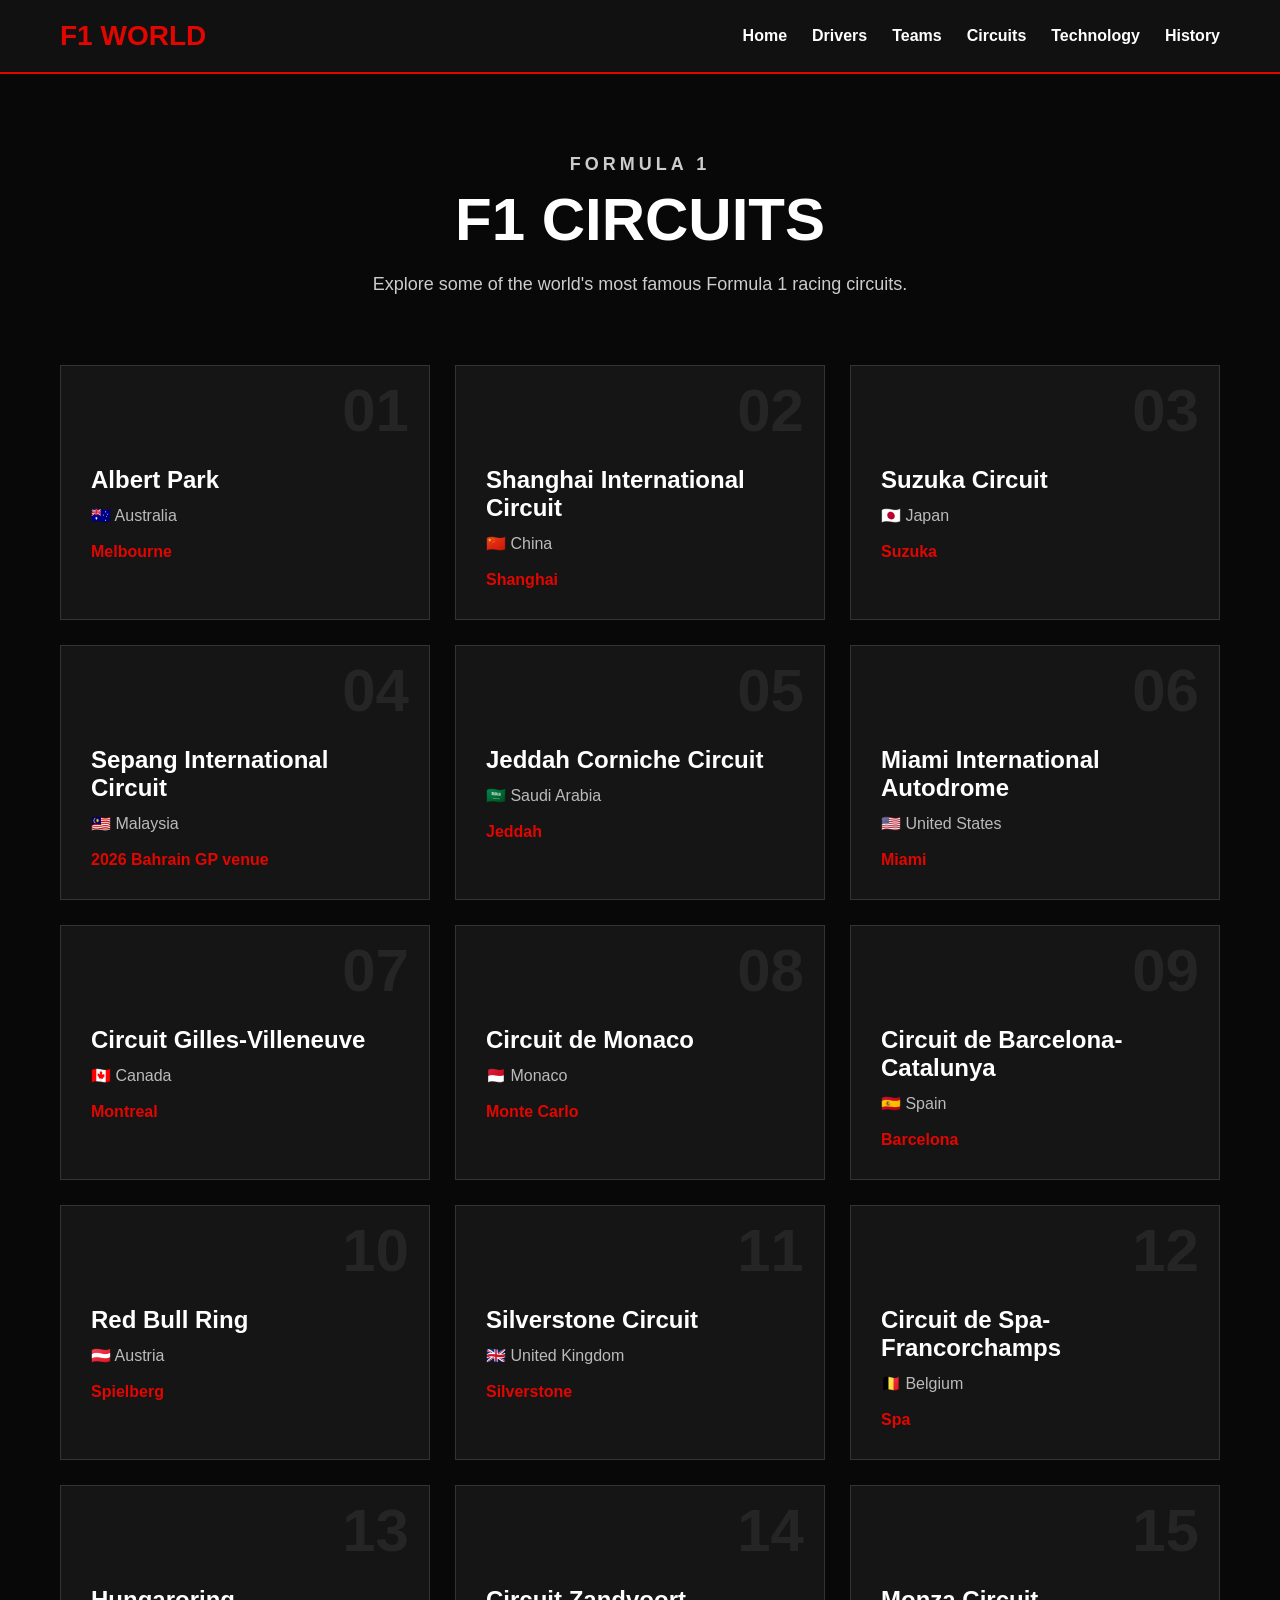
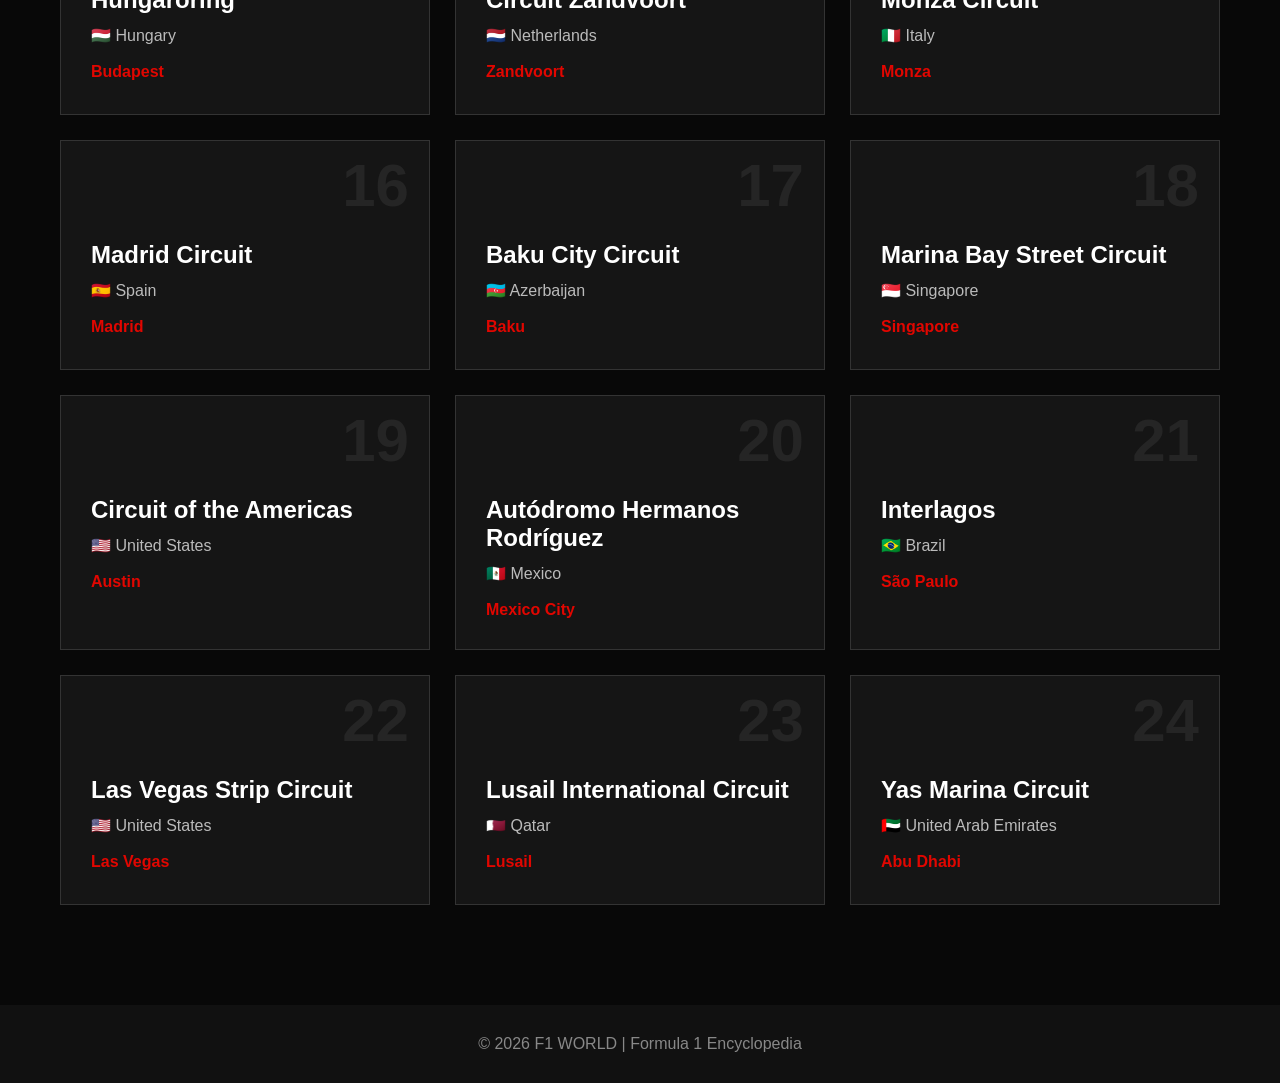
<file: circuits.html>
﻿<!DOCTYPE html>
<html lang="en">

<head>

    <meta charset="UTF-8">

    <meta name="viewport"
          content="width=device-width, initial-scale=1.0">

    <title>F1 WORLD | Circuits</title>

    <link rel="stylesheet" href="style.css">

</head>


<body>


    <!-- Navigation -->

    <header>

        <nav>

            <h1>F1 WORLD</h1>

            <ul>

                <li><a href="index.html">Home</a></li>

                <li><a href="drivers.html">Drivers</a></li>

                <li><a href="teams.html">Teams</a></li>

                <li><a href="circuits.html">Circuits</a></li>

                <li><a href="tech and f1 car.html">Technology</a></li>

                <li><a href="history and legends.html">History</a></li>

            </ul>

        </nav>

    </header>



    <!-- Circuits Page -->

    <main>

        <section class="page-title">

            <p class="small-title">FORMULA 1</p>

            <h2>F1 CIRCUITS</h2>

            <p>
                Explore some of the world's most famous
                Formula 1 racing circuits.
            </p>

        </section>



        <!-- Circuit Cards -->

        <section class="circuits">

            <div class="circuit-grid">


                <!-- Australia -->

                <article class="circuit-card">

                    <div class="circuit-number">01</div>

                    <h3>Albert Park</h3>

                    <p class="circuit-country">
                        🇦🇺 Australia
                    </p>

                    <p class="circuit-info">
                        Melbourne
                    </p>

                </article>



                <!-- China -->

                <article class="circuit-card">

                    <div class="circuit-number">02</div>

                    <h3>Shanghai International Circuit</h3>

                    <p class="circuit-country">
                        🇨🇳 China
                    </p>

                    <p class="circuit-info">
                        Shanghai
                    </p>

                </article>



                <!-- Japan -->

                <article class="circuit-card">

                    <div class="circuit-number">03</div>

                    <h3>Suzuka Circuit</h3>

                    <p class="circuit-country">
                        🇯🇵 Japan
                    </p>

                    <p class="circuit-info">
                        Suzuka
                    </p>

                </article>



                <!-- Bahrain -->

                <article class="circuit-card">

                    <div class="circuit-number">04</div>

                    <h3>Sepang International Circuit</h3>

                    <p class="circuit-country">
                        🇲🇾 Malaysia
                    </p>

                    <p class="circuit-info">
                        2026 Bahrain GP venue
                    </p>

                </article>



                <!-- Saudi Arabia -->

                <article class="circuit-card">

                    <div class="circuit-number">05</div>

                    <h3>Jeddah Corniche Circuit</h3>

                    <p class="circuit-country">
                        🇸🇦 Saudi Arabia
                    </p>

                    <p class="circuit-info">
                        Jeddah
                    </p>

                </article>



                <!-- Miami -->

                <article class="circuit-card">

                    <div class="circuit-number">06</div>

                    <h3>Miami International Autodrome</h3>

                    <p class="circuit-country">
                        🇺🇸 United States
                    </p>

                    <p class="circuit-info">
                        Miami
                    </p>

                </article>



                <!-- Canada -->

                <article class="circuit-card">

                    <div class="circuit-number">07</div>

                    <h3>Circuit Gilles-Villeneuve</h3>

                    <p class="circuit-country">
                        🇨🇦 Canada
                    </p>

                    <p class="circuit-info">
                        Montreal
                    </p>

                </article>



                <!-- Monaco -->

                <article class="circuit-card">

                    <div class="circuit-number">08</div>

                    <h3>Circuit de Monaco</h3>

                    <p class="circuit-country">
                        🇲🇨 Monaco
                    </p>

                    <p class="circuit-info">
                        Monte Carlo
                    </p>

                </article>



                <!-- Barcelona -->

                <article class="circuit-card">

                    <div class="circuit-number">09</div>

                    <h3>Circuit de Barcelona-Catalunya</h3>

                    <p class="circuit-country">
                        🇪🇸 Spain
                    </p>

                    <p class="circuit-info">
                        Barcelona
                    </p>

                </article>



                <!-- Austria -->

                <article class="circuit-card">

                    <div class="circuit-number">10</div>

                    <h3>Red Bull Ring</h3>

                    <p class="circuit-country">
                        🇦🇹 Austria
                    </p>

                    <p class="circuit-info">
                        Spielberg
                    </p>

                </article>



                <!-- Silverstone -->

                <article class="circuit-card">

                    <div class="circuit-number">11</div>

                    <h3>Silverstone Circuit</h3>

                    <p class="circuit-country">
                        🇬🇧 United Kingdom
                    </p>

                    <p class="circuit-info">
                        Silverstone
                    </p>

                </article>



                <!-- Spa -->

                <article class="circuit-card">

                    <div class="circuit-number">12</div>

                    <h3>Circuit de Spa-Francorchamps</h3>

                    <p class="circuit-country">
                        🇧🇪 Belgium
                    </p>

                    <p class="circuit-info">
                        Spa
                    </p>

                </article>



                <!-- Hungary -->

                <article class="circuit-card">

                    <div class="circuit-number">13</div>

                    <h3>Hungaroring</h3>

                    <p class="circuit-country">
                        🇭🇺 Hungary
                    </p>

                    <p class="circuit-info">
                        Budapest
                    </p>

                </article>



                <!-- Netherlands -->

                <article class="circuit-card">

                    <div class="circuit-number">14</div>

                    <h3>Circuit Zandvoort</h3>

                    <p class="circuit-country">
                        🇳🇱 Netherlands
                    </p>

                    <p class="circuit-info">
                        Zandvoort
                    </p>

                </article>



                <!-- Monza -->

                <article class="circuit-card">

                    <div class="circuit-number">15</div>

                    <h3>Monza Circuit</h3>

                    <p class="circuit-country">
                        🇮🇹 Italy
                    </p>

                    <p class="circuit-info">
                        Monza
                    </p>

                </article>



                <!-- Madrid -->

                <article class="circuit-card">

                    <div class="circuit-number">16</div>

                    <h3>Madrid Circuit</h3>

                    <p class="circuit-country">
                        🇪🇸 Spain
                    </p>

                    <p class="circuit-info">
                        Madrid
                    </p>

                </article>



                <!-- Baku -->

                <article class="circuit-card">

                    <div class="circuit-number">17</div>

                    <h3>Baku City Circuit</h3>

                    <p class="circuit-country">
                        🇦🇿 Azerbaijan
                    </p>

                    <p class="circuit-info">
                        Baku
                    </p>

                </article>



                <!-- Singapore -->

                <article class="circuit-card">

                    <div class="circuit-number">18</div>

                    <h3>Marina Bay Street Circuit</h3>

                    <p class="circuit-country">
                        🇸🇬 Singapore
                    </p>

                    <p class="circuit-info">
                        Singapore
                    </p>

                </article>



                <!-- Austin -->

                <article class="circuit-card">

                    <div class="circuit-number">19</div>

                    <h3>Circuit of the Americas</h3>

                    <p class="circuit-country">
                        🇺🇸 United States
                    </p>

                    <p class="circuit-info">
                        Austin
                    </p>

                </article>



                <!-- Mexico -->

                <article class="circuit-card">

                    <div class="circuit-number">20</div>

                    <h3>Autódromo Hermanos Rodríguez</h3>

                    <p class="circuit-country">
                        🇲🇽 Mexico
                    </p>

                    <p class="circuit-info">
                        Mexico City
                    </p>

                </article>



                <!-- Brazil -->

                <article class="circuit-card">

                    <div class="circuit-number">21</div>

                    <h3>Interlagos</h3>

                    <p class="circuit-country">
                        🇧🇷 Brazil
                    </p>

                    <p class="circuit-info">
                        São Paulo
                    </p>

                </article>



                <!-- Las Vegas -->

                <article class="circuit-card">

                    <div class="circuit-number">22</div>

                    <h3>Las Vegas Strip Circuit</h3>

                    <p class="circuit-country">
                        🇺🇸 United States
                    </p>

                    <p class="circuit-info">
                        Las Vegas
                    </p>

                </article>



                <!-- Qatar -->

                <article class="circuit-card">

                    <div class="circuit-number">23</div>

                    <h3>Lusail International Circuit</h3>

                    <p class="circuit-country">
                        🇶🇦 Qatar
                    </p>

                    <p class="circuit-info">
                        Lusail
                    </p>

                </article>



                <!-- Abu Dhabi -->

                <article class="circuit-card">

                    <div class="circuit-number">24</div>

                    <h3>Yas Marina Circuit</h3>

                    <p class="circuit-country">
                        🇦🇪 United Arab Emirates
                    </p>

                    <p class="circuit-info">
                        Abu Dhabi
                    </p>

                </article>


            </div>

        </section>

    </main>



    <!-- Footer -->

    <footer>

        <p>
            © 2026 F1 WORLD | Formula 1 Encyclopedia
        </p>

    </footer>


</body>

</html>
</file>
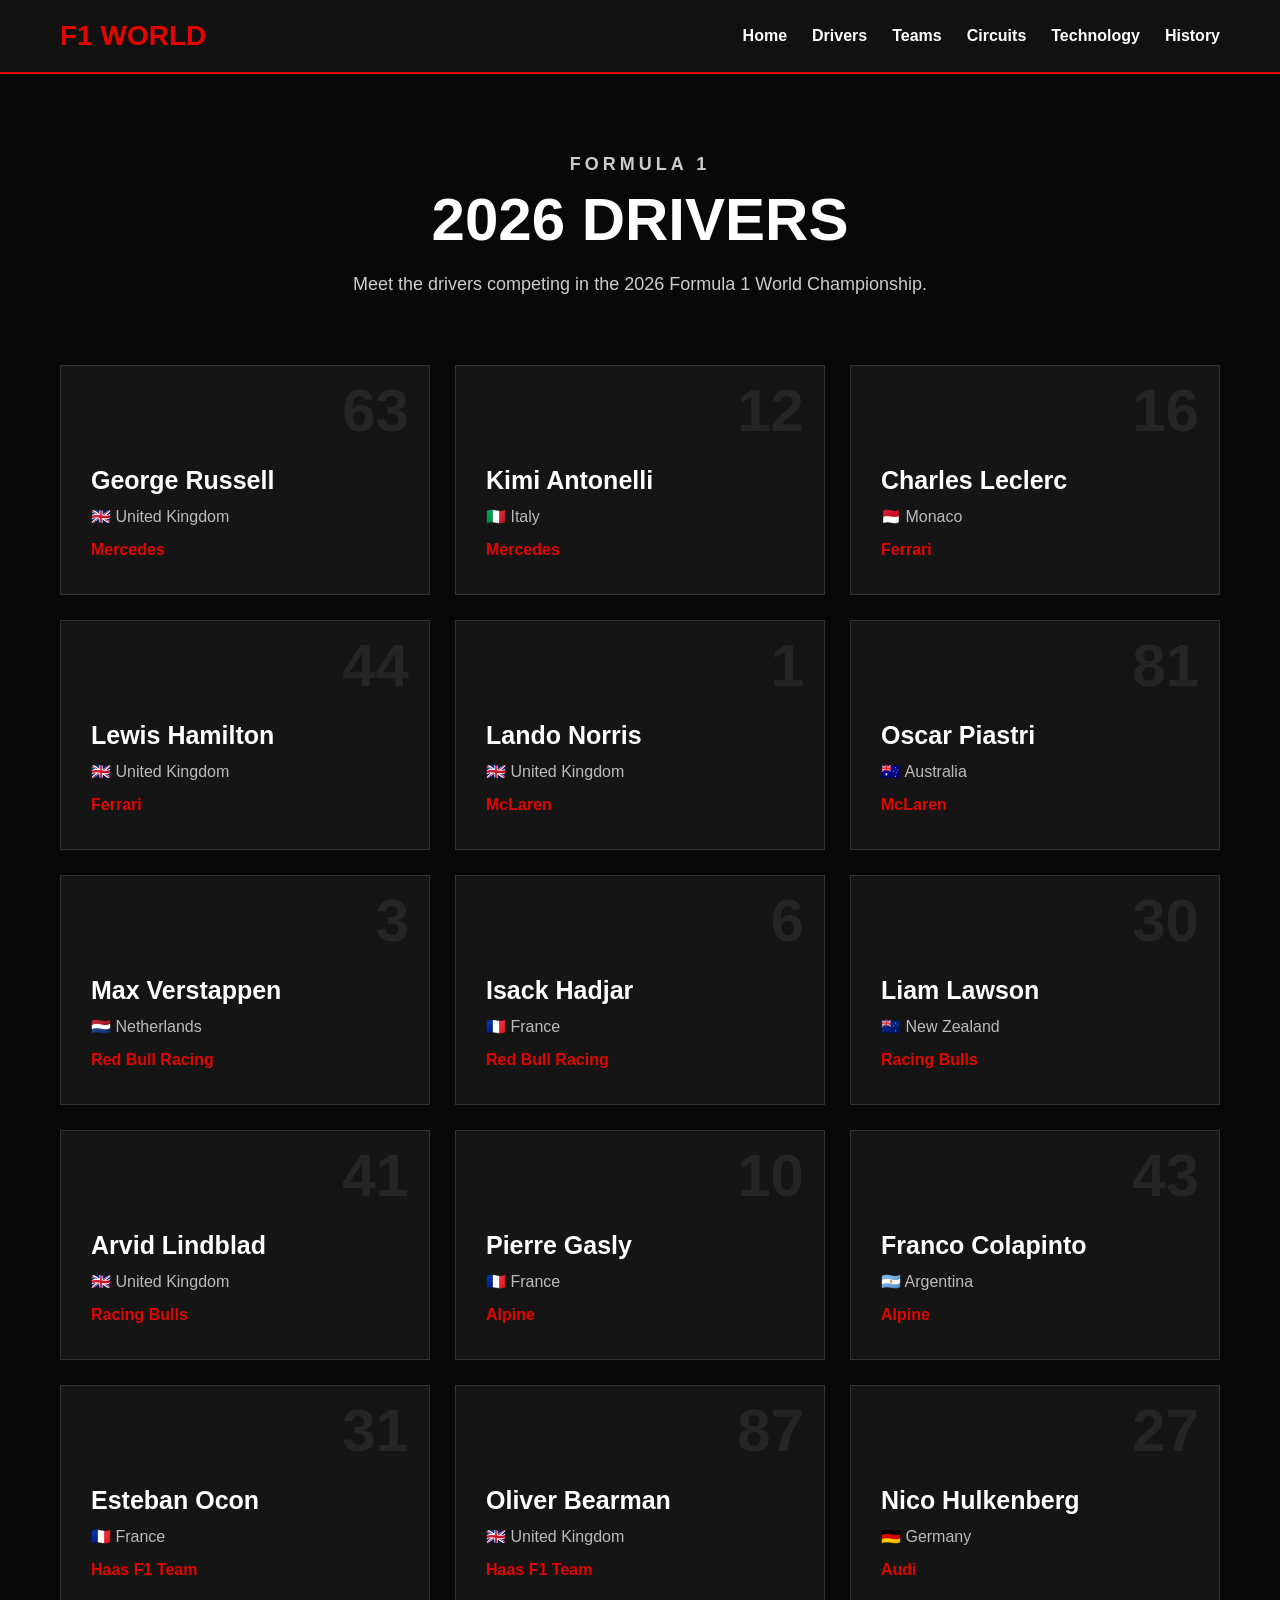
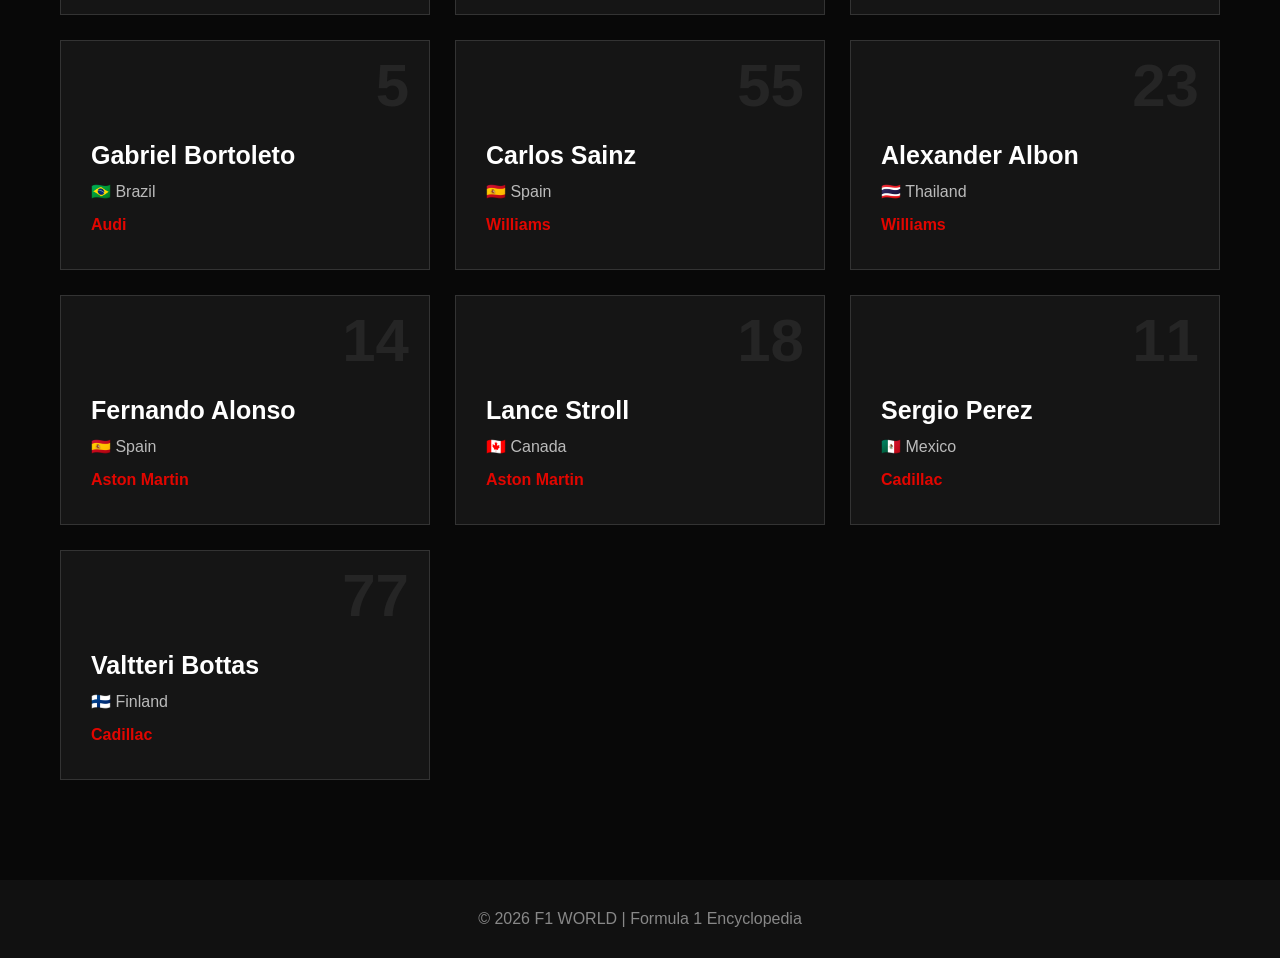
<file: drivers.html>
﻿<!DOCTYPE html>
<html lang="en">

<head>
    <meta charset="UTF-8">

    <meta name="viewport"
          content="width=device-width, initial-scale=1.0">

    <title>F1 WORLD | Drivers</title>

    <link rel="stylesheet" href="style.css">
</head>

<body>

    <!-- Navigation -->
    <header>

        <nav>

            <h1>F1 WORLD</h1>

            <ul>
                <li><a href="index.html">Home</a></li>
                <li><a href="drivers.html">Drivers</a></li>
                <li><a href="teams.html">Teams</a></li>
                <li><a href="circuits.html">Circuits</a></li>
                <li><a href="tech and f1 car.html">Technology</a></li>
                <li><a href="history and legends.html">History</a></li>
            </ul>

        </nav>

    </header>


    <!-- Drivers Page -->

    <main>

        <section class="page-title">

            <p class="small-title">FORMULA 1</p>

            <h2>2026 DRIVERS</h2>

            <p>
                Meet the drivers competing in the 2026 Formula 1
                World Championship.
            </p>

        </section>


        <!-- Driver Cards -->

        <section class="drivers">

            <div class="driver-grid">


                <!-- Mercedes -->

                <article class="driver-card">

                    <div class="driver-number">63</div>

                    <h3>George Russell</h3>

                    <p class="nationality">
                        🇬🇧 United Kingdom
                    </p>

                    <p class="team">Mercedes</p>

                </article>


                <article class="driver-card">

                    <div class="driver-number">12</div>

                    <h3>Kimi Antonelli</h3>

                    <p class="nationality">
                        🇮🇹 Italy
                    </p>

                    <p class="team">Mercedes</p>

                </article>


                <!-- Ferrari -->

                <article class="driver-card">

                    <div class="driver-number">16</div>

                    <h3>Charles Leclerc</h3>

                    <p class="nationality">
                        🇲🇨 Monaco
                    </p>

                    <p class="team">Ferrari</p>

                </article>


                <article class="driver-card">

                    <div class="driver-number">44</div>

                    <h3>Lewis Hamilton</h3>

                    <p class="nationality">
                        🇬🇧 United Kingdom
                    </p>

                    <p class="team">Ferrari</p>

                </article>


                <!-- McLaren -->

                <article class="driver-card">

                    <div class="driver-number">1</div>

                    <h3>Lando Norris</h3>

                    <p class="nationality">
                        🇬🇧 United Kingdom
                    </p>

                    <p class="team">McLaren</p>

                </article>


                <article class="driver-card">

                    <div class="driver-number">81</div>

                    <h3>Oscar Piastri</h3>

                    <p class="nationality">
                        🇦🇺 Australia
                    </p>

                    <p class="team">McLaren</p>

                </article>


                <!-- Red Bull -->

                <article class="driver-card">

                    <div class="driver-number">3</div>

                    <h3>Max Verstappen</h3>

                    <p class="nationality">
                        🇳🇱 Netherlands
                    </p>

                    <p class="team">Red Bull Racing</p>

                </article>


                <article class="driver-card">

                    <div class="driver-number">6</div>

                    <h3>Isack Hadjar</h3>

                    <p class="nationality">
                        🇫🇷 France
                    </p>

                    <p class="team">Red Bull Racing</p>

                </article>


                <!-- Racing Bulls -->

                <article class="driver-card">

                    <div class="driver-number">30</div>

                    <h3>Liam Lawson</h3>

                    <p class="nationality">
                        🇳🇿 New Zealand
                    </p>

                    <p class="team">Racing Bulls</p>

                </article>


                <article class="driver-card">

                    <div class="driver-number">41</div>

                    <h3>Arvid Lindblad</h3>

                    <p class="nationality">
                        🇬🇧 United Kingdom
                    </p>

                    <p class="team">Racing Bulls</p>

                </article>


                <!-- Alpine -->

                <article class="driver-card">

                    <div class="driver-number">10</div>

                    <h3>Pierre Gasly</h3>

                    <p class="nationality">
                        🇫🇷 France
                    </p>

                    <p class="team">Alpine</p>

                </article>


                <article class="driver-card">

                    <div class="driver-number">43</div>

                    <h3>Franco Colapinto</h3>

                    <p class="nationality">
                        🇦🇷 Argentina
                    </p>

                    <p class="team">Alpine</p>

                </article>


                <!-- Haas -->

                <article class="driver-card">

                    <div class="driver-number">31</div>

                    <h3>Esteban Ocon</h3>

                    <p class="nationality">
                        🇫🇷 France
                    </p>

                    <p class="team">Haas F1 Team</p>

                </article>


                <article class="driver-card">

                    <div class="driver-number">87</div>

                    <h3>Oliver Bearman</h3>

                    <p class="nationality">
                        🇬🇧 United Kingdom
                    </p>

                    <p class="team">Haas F1 Team</p>

                </article>


                <!-- Audi -->

                <article class="driver-card">

                    <div class="driver-number">27</div>

                    <h3>Nico Hulkenberg</h3>

                    <p class="nationality">
                        🇩🇪 Germany
                    </p>

                    <p class="team">Audi</p>

                </article>


                <article class="driver-card">

                    <div class="driver-number">5</div>

                    <h3>Gabriel Bortoleto</h3>

                    <p class="nationality">
                        🇧🇷 Brazil
                    </p>

                    <p class="team">Audi</p>

                </article>


                <!-- Williams -->

                <article class="driver-card">

                    <div class="driver-number">55</div>

                    <h3>Carlos Sainz</h3>

                    <p class="nationality">
                        🇪🇸 Spain
                    </p>

                    <p class="team">Williams</p>

                </article>


                <article class="driver-card">

                    <div class="driver-number">23</div>

                    <h3>Alexander Albon</h3>

                    <p class="nationality">
                        🇹🇭 Thailand
                    </p>

                    <p class="team">Williams</p>

                </article>


                <!-- Aston Martin -->

                <article class="driver-card">

                    <div class="driver-number">14</div>

                    <h3>Fernando Alonso</h3>

                    <p class="nationality">
                        🇪🇸 Spain
                    </p>

                    <p class="team">Aston Martin</p>

                </article>


                <article class="driver-card">

                    <div class="driver-number">18</div>

                    <h3>Lance Stroll</h3>

                    <p class="nationality">
                        🇨🇦 Canada
                    </p>

                    <p class="team">Aston Martin</p>

                </article>


                <!-- Cadillac -->

                <article class="driver-card">

                    <div class="driver-number">11</div>

                    <h3>Sergio Perez</h3>

                    <p class="nationality">
                        🇲🇽 Mexico
                    </p>

                    <p class="team">Cadillac</p>

                </article>


                <article class="driver-card">

                    <div class="driver-number">77</div>

                    <h3>Valtteri Bottas</h3>

                    <p class="nationality">
                        🇫🇮 Finland
                    </p>

                    <p class="team">Cadillac</p>

                </article>


            </div>

        </section>

    </main>


    <!-- Footer -->

    <footer>

        <p>© 2026 F1 WORLD | Formula 1 Encyclopedia</p>

    </footer>

</body>

</html>
</file>
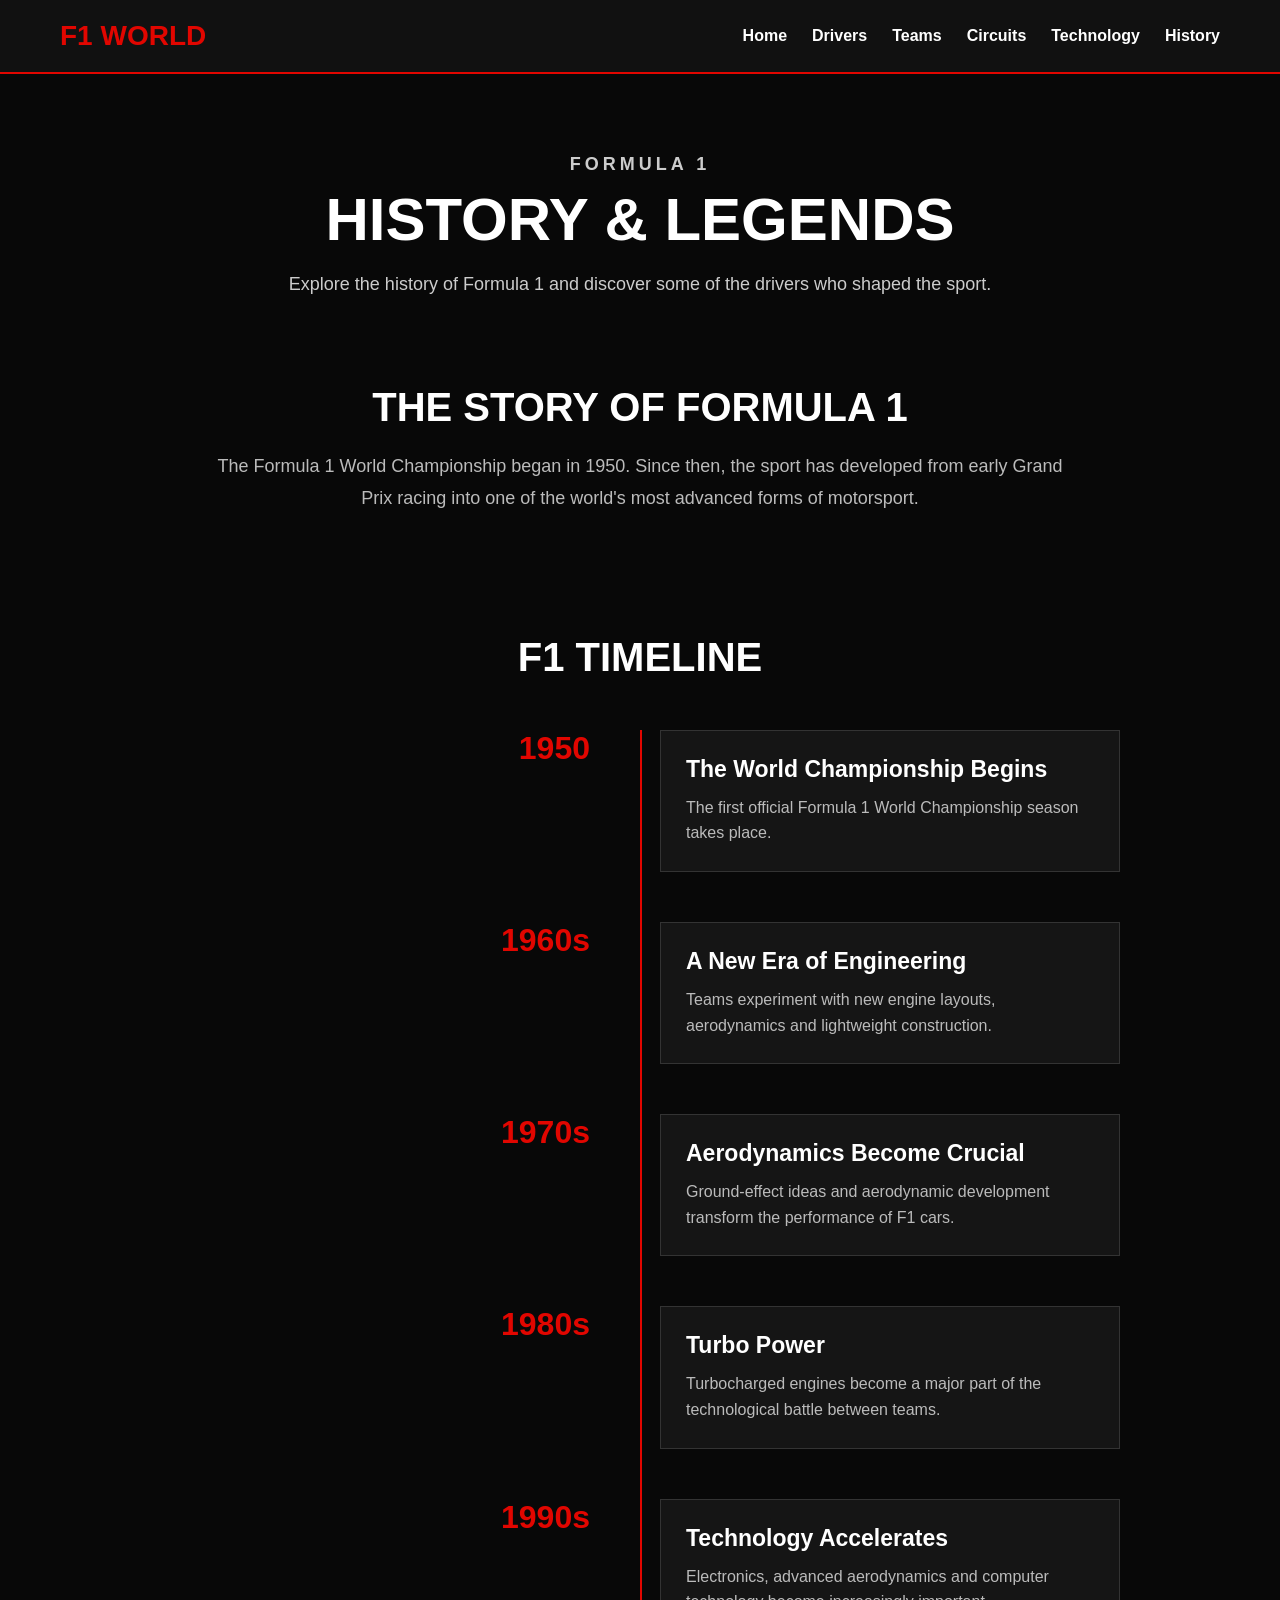
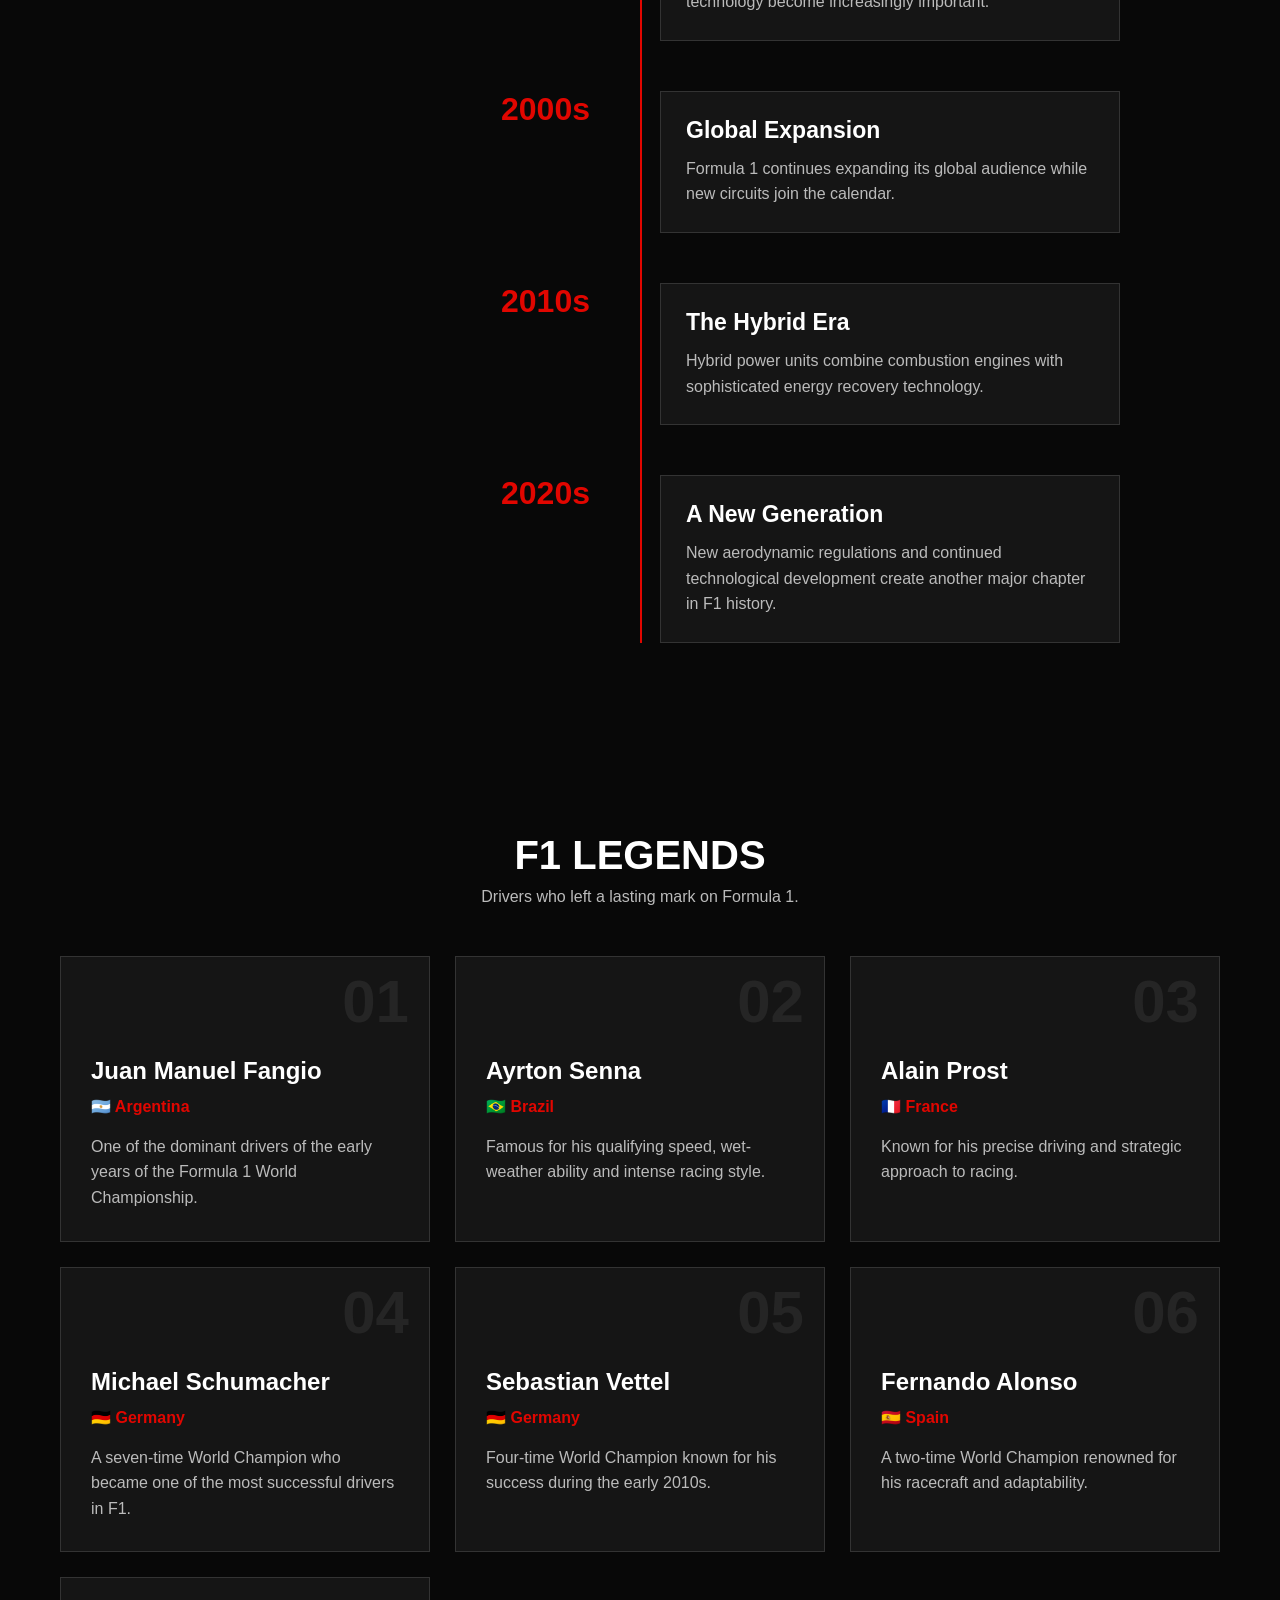
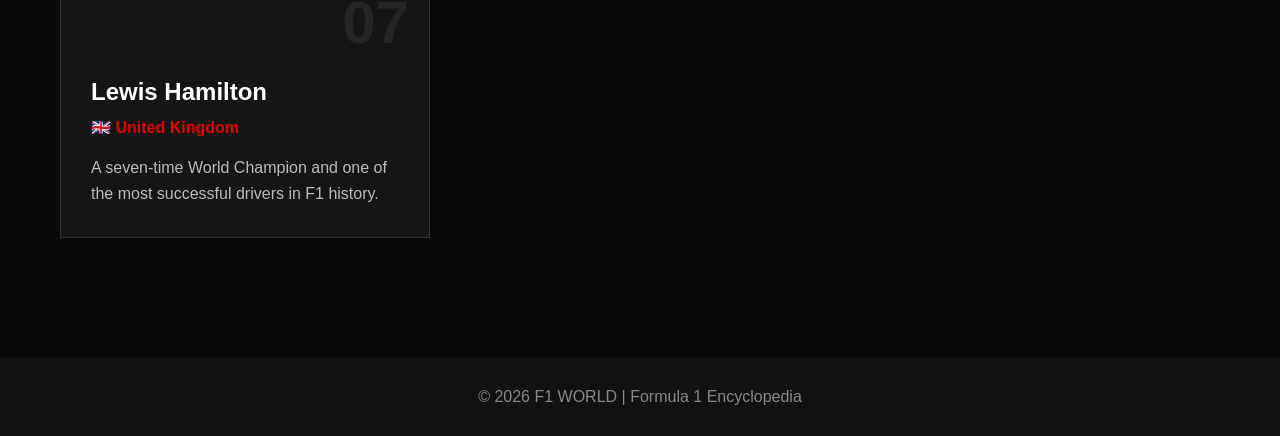
<file: history and legends.html>
﻿<!DOCTYPE html>
<html lang="en">

<head>

    <meta charset="UTF-8">

    <meta name="viewport"
          content="width=device-width, initial-scale=1.0">

    <title>F1 WORLD | History & Legends</title>

    <link rel="stylesheet" href="style.css">

</head>


<body>


    <!-- Navigation -->

    <header>

        <nav>

            <h1>F1 WORLD</h1>

            <ul>

                <li><a href="index.html">Home</a></li>

                <li><a href="drivers.html">Drivers</a></li>

                <li><a href="teams.html">Teams</a></li>

                <li><a href="circuits.html">Circuits</a></li>

                <li><a href="technology.html">Technology</a></li>

                <li><a href="history.html">History</a></li>

            </ul>

        </nav>

    </header>



    <!-- History Page -->

    <main>


        <!-- Page Title -->

        <section class="page-title">

            <p class="small-title">FORMULA 1</p>

            <h2>HISTORY & LEGENDS</h2>

            <p>
                Explore the history of Formula 1 and discover
                some of the drivers who shaped the sport.
            </p>

        </section>



        <!-- F1 History -->

        <section class="history-intro">

            <h2>THE STORY OF FORMULA 1</h2>

            <p>
                The Formula 1 World Championship began in 1950.
                Since then, the sport has developed from early
                Grand Prix racing into one of the world's most
                advanced forms of motorsport.
            </p>

        </section>



        <!-- Timeline -->

        <section class="timeline-section">

            <h2>F1 TIMELINE</h2>


            <div class="timeline">


                <!-- 1950 -->

                <article class="timeline-item">

                    <div class="timeline-year">
                        1950
                    </div>

                    <div class="timeline-content">

                        <h3>The World Championship Begins</h3>

                        <p>
                            The first official Formula 1 World
                            Championship season takes place.
                        </p>

                    </div>

                </article>



                <!-- 1960s -->

                <article class="timeline-item">

                    <div class="timeline-year">
                        1960s
                    </div>

                    <div class="timeline-content">

                        <h3>A New Era of Engineering</h3>

                        <p>
                            Teams experiment with new engine layouts,
                            aerodynamics and lightweight construction.
                        </p>

                    </div>

                </article>



                <!-- 1970s -->

                <article class="timeline-item">

                    <div class="timeline-year">
                        1970s
                    </div>

                    <div class="timeline-content">

                        <h3>Aerodynamics Become Crucial</h3>

                        <p>
                            Ground-effect ideas and aerodynamic
                            development transform the performance
                            of F1 cars.
                        </p>

                    </div>

                </article>



                <!-- 1980s -->

                <article class="timeline-item">

                    <div class="timeline-year">
                        1980s
                    </div>

                    <div class="timeline-content">

                        <h3>Turbo Power</h3>

                        <p>
                            Turbocharged engines become a major part
                            of the technological battle between teams.
                        </p>

                    </div>

                </article>



                <!-- 1990s -->

                <article class="timeline-item">

                    <div class="timeline-year">
                        1990s
                    </div>

                    <div class="timeline-content">

                        <h3>Technology Accelerates</h3>

                        <p>
                            Electronics, advanced aerodynamics and
                            computer technology become increasingly
                            important.
                        </p>

                    </div>

                </article>



                <!-- 2000s -->

                <article class="timeline-item">

                    <div class="timeline-year">
                        2000s
                    </div>

                    <div class="timeline-content">

                        <h3>Global Expansion</h3>

                        <p>
                            Formula 1 continues expanding its global
                            audience while new circuits join the calendar.
                        </p>

                    </div>

                </article>



                <!-- 2010s -->

                <article class="timeline-item">

                    <div class="timeline-year">
                        2010s
                    </div>

                    <div class="timeline-content">

                        <h3>The Hybrid Era</h3>

                        <p>
                            Hybrid power units combine combustion
                            engines with sophisticated energy recovery
                            technology.
                        </p>

                    </div>

                </article>



                <!-- 2020s -->

                <article class="timeline-item">

                    <div class="timeline-year">
                        2020s
                    </div>

                    <div class="timeline-content">

                        <h3>A New Generation</h3>

                        <p>
                            New aerodynamic regulations and continued
                            technological development create another
                            major chapter in F1 history.
                        </p>

                    </div>

                </article>


            </div>

        </section>



        <!-- Legends -->

        <section class="legends-section">

            <h2>F1 LEGENDS</h2>

            <p class="legends-intro">
                Drivers who left a lasting mark on Formula 1.
            </p>


            <div class="legend-grid">


                <!-- Fangio -->

                <article class="legend-card">

                    <div class="legend-number">
                        01
                    </div>

                    <h3>Juan Manuel Fangio</h3>

                    <p class="legend-country">
                        🇦🇷 Argentina
                    </p>

                    <p>
                        One of the dominant drivers of the
                        early years of the Formula 1 World
                        Championship.
                    </p>

                </article>



                <!-- Senna -->

                <article class="legend-card">

                    <div class="legend-number">
                        02
                    </div>

                    <h3>Ayrton Senna</h3>

                    <p class="legend-country">
                        🇧🇷 Brazil
                    </p>

                    <p>
                        Famous for his qualifying speed,
                        wet-weather ability and intense
                        racing style.
                    </p>

                </article>



                <!-- Prost -->

                <article class="legend-card">

                    <div class="legend-number">
                        03
                    </div>

                    <h3>Alain Prost</h3>

                    <p class="legend-country">
                        🇫🇷 France
                    </p>

                    <p>
                        Known for his precise driving and
                        strategic approach to racing.
                    </p>

                </article>



                <!-- Schumacher -->

                <article class="legend-card">

                    <div class="legend-number">
                        04
                    </div>

                    <h3>Michael Schumacher</h3>

                    <p class="legend-country">
                        🇩🇪 Germany
                    </p>

                    <p>
                        A seven-time World Champion who became
                        one of the most successful drivers in F1.
                    </p>

                </article>



                <!-- Vettel -->

                <article class="legend-card">

                    <div class="legend-number">
                        05
                    </div>

                    <h3>Sebastian Vettel</h3>

                    <p class="legend-country">
                        🇩🇪 Germany
                    </p>

                    <p>
                        Four-time World Champion known for his
                        success during the early 2010s.
                    </p>

                </article>



                <!-- Alonso -->

                <article class="legend-card">

                    <div class="legend-number">
                        06
                    </div>

                    <h3>Fernando Alonso</h3>

                    <p class="legend-country">
                        🇪🇸 Spain
                    </p>

                    <p>
                        A two-time World Champion renowned for
                        his racecraft and adaptability.
                    </p>

                </article>



                <!-- Hamilton -->

                <article class="legend-card">

                    <div class="legend-number">
                        07
                    </div>

                    <h3>Lewis Hamilton</h3>

                    <p class="legend-country">
                        🇬🇧 United Kingdom
                    </p>

                    <p>
                        A seven-time World Champion and one of
                        the most successful drivers in F1 history.
                    </p>

                </article>


            </div>

        </section>


    </main>



    <!-- Footer -->

    <footer>

        <p>
            © 2026 F1 WORLD | Formula 1 Encyclopedia
        </p>

    </footer>


</body>

</html>
</file>
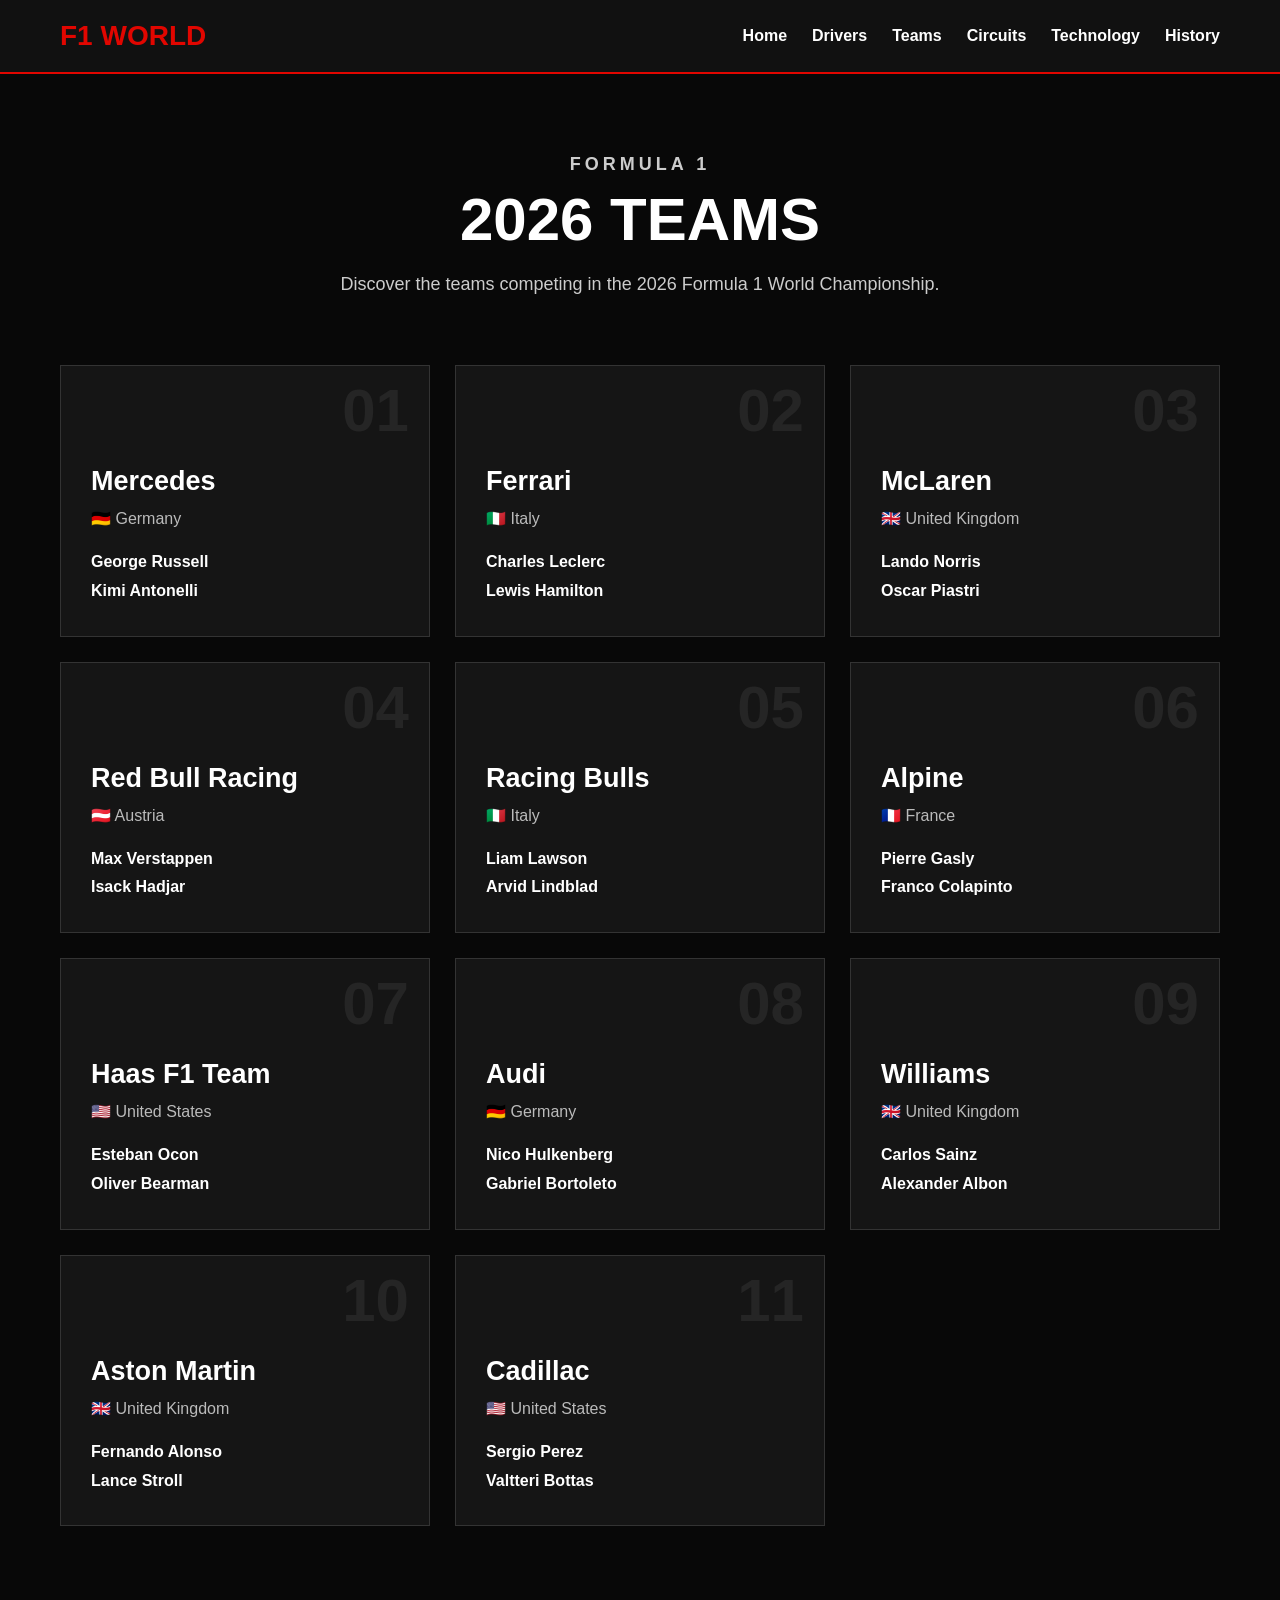
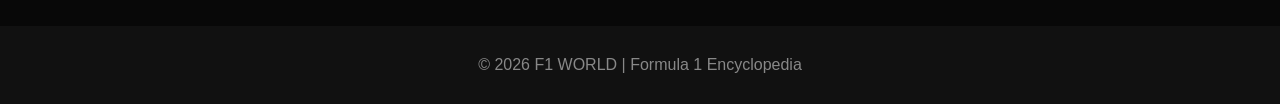
<file: teams.html>
﻿<!DOCTYPE html>
<html lang="en">

<head>

    <meta charset="UTF-8">

    <meta name="viewport"
          content="width=device-width, initial-scale=1.0">

    <title>F1 WORLD | Teams</title>

    <link rel="stylesheet" href="style.css">

</head>


<body>


    <!-- Navigation -->

    <header>

        <nav>

            <h1>F1 WORLD</h1>

            <ul>

                <li><a href="index.html">Home</a></li>

                <li><a href="drivers.html">Drivers</a></li>

                <li><a href="teams.html">Teams</a></li>

                <li><a href="circuits.html">Circuits</a></li>

                <li><a href="tech and f1 car.html">Technology</a></li>

                <li><a href="history and legends.html">History</a></li>

            </ul>

        </nav>

    </header>



    <!-- Teams Page -->

    <main>

        <section class="page-title">

            <p class="small-title">FORMULA 1</p>

            <h2>2026 TEAMS</h2>

            <p>
                Discover the teams competing in the 2026
                Formula 1 World Championship.
            </p>

        </section>



        <!-- Teams -->

        <section class="teams">

            <div class="team-grid">


                <!-- Mercedes -->

                <article class="team-card">

                    <div class="team-number">01</div>

                    <h3>Mercedes</h3>

                    <p class="team-country">
                        🇩🇪 Germany
                    </p>

                    <p class="team-drivers">
                        George Russell<br>
                        Kimi Antonelli
                    </p>

                </article>



                <!-- Ferrari -->

                <article class="team-card">

                    <div class="team-number">02</div>

                    <h3>Ferrari</h3>

                    <p class="team-country">
                        🇮🇹 Italy
                    </p>

                    <p class="team-drivers">
                        Charles Leclerc<br>
                        Lewis Hamilton
                    </p>

                </article>



                <!-- McLaren -->

                <article class="team-card">

                    <div class="team-number">03</div>

                    <h3>McLaren</h3>

                    <p class="team-country">
                        🇬🇧 United Kingdom
                    </p>

                    <p class="team-drivers">
                        Lando Norris<br>
                        Oscar Piastri
                    </p>

                </article>



                <!-- Red Bull -->

                <article class="team-card">

                    <div class="team-number">04</div>

                    <h3>Red Bull Racing</h3>

                    <p class="team-country">
                        🇦🇹 Austria
                    </p>

                    <p class="team-drivers">
                        Max Verstappen<br>
                        Isack Hadjar
                    </p>

                </article>



                <!-- Racing Bulls -->

                <article class="team-card">

                    <div class="team-number">05</div>

                    <h3>Racing Bulls</h3>

                    <p class="team-country">
                        🇮🇹 Italy
                    </p>

                    <p class="team-drivers">
                        Liam Lawson<br>
                        Arvid Lindblad
                    </p>

                </article>



                <!-- Alpine -->

                <article class="team-card">

                    <div class="team-number">06</div>

                    <h3>Alpine</h3>

                    <p class="team-country">
                        🇫🇷 France
                    </p>

                    <p class="team-drivers">
                        Pierre Gasly<br>
                        Franco Colapinto
                    </p>

                </article>



                <!-- Haas -->

                <article class="team-card">

                    <div class="team-number">07</div>

                    <h3>Haas F1 Team</h3>

                    <p class="team-country">
                        🇺🇸 United States
                    </p>

                    <p class="team-drivers">
                        Esteban Ocon<br>
                        Oliver Bearman
                    </p>

                </article>



                <!-- Audi -->

                <article class="team-card">

                    <div class="team-number">08</div>

                    <h3>Audi</h3>

                    <p class="team-country">
                        🇩🇪 Germany
                    </p>

                    <p class="team-drivers">
                        Nico Hulkenberg<br>
                        Gabriel Bortoleto
                    </p>

                </article>



                <!-- Williams -->

                <article class="team-card">

                    <div class="team-number">09</div>

                    <h3>Williams</h3>

                    <p class="team-country">
                        🇬🇧 United Kingdom
                    </p>

                    <p class="team-drivers">
                        Carlos Sainz<br>
                        Alexander Albon
                    </p>

                </article>



                <!-- Aston Martin -->

                <article class="team-card">

                    <div class="team-number">10</div>

                    <h3>Aston Martin</h3>

                    <p class="team-country">
                        🇬🇧 United Kingdom
                    </p>

                    <p class="team-drivers">
                        Fernando Alonso<br>
                        Lance Stroll
                    </p>

                </article>



                <!-- Cadillac -->

                <article class="team-card">

                    <div class="team-number">11</div>

                    <h3>Cadillac</h3>

                    <p class="team-country">
                        🇺🇸 United States
                    </p>

                    <p class="team-drivers">
                        Sergio Perez<br>
                        Valtteri Bottas
                    </p>

                </article>


            </div>

        </section>

    </main>



    <!-- Footer -->

    <footer>

        <p>
            © 2026 F1 WORLD | Formula 1 Encyclopedia
        </p>

    </footer>


</body>

</html>
</file>
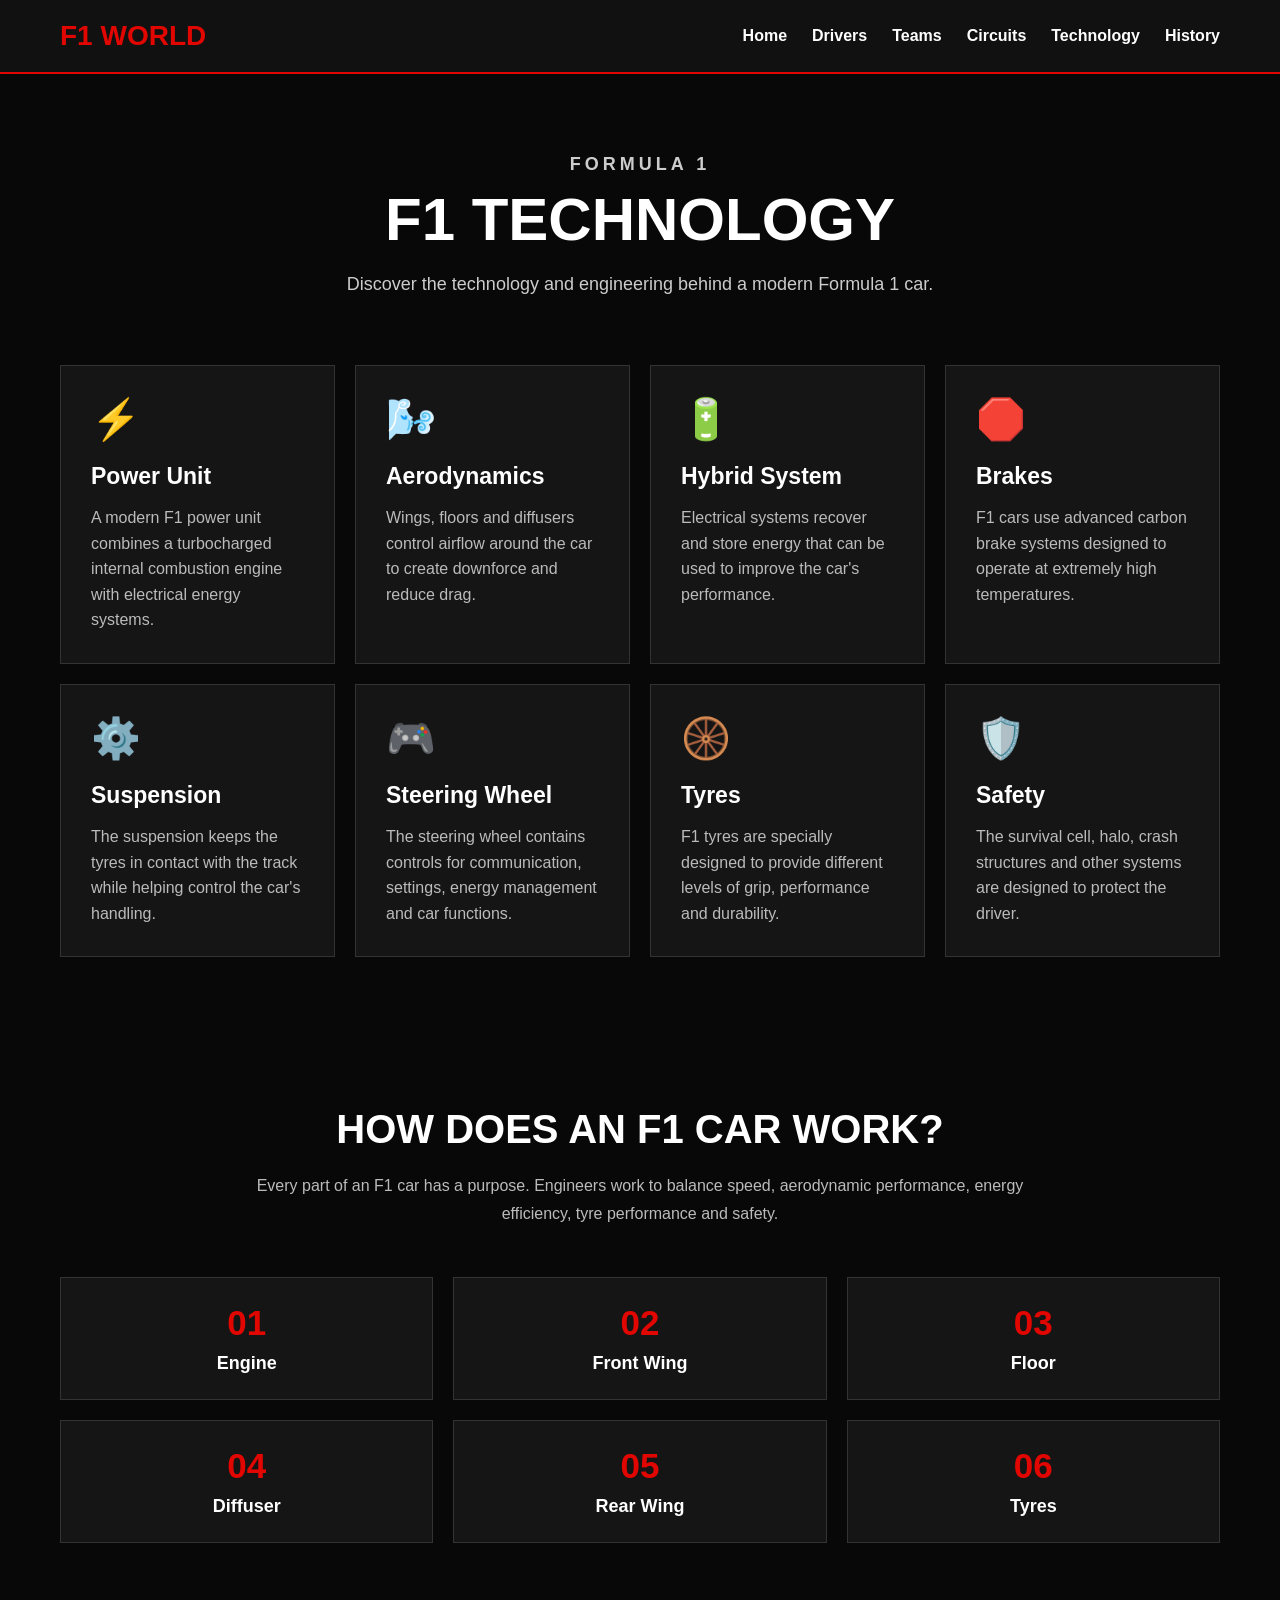
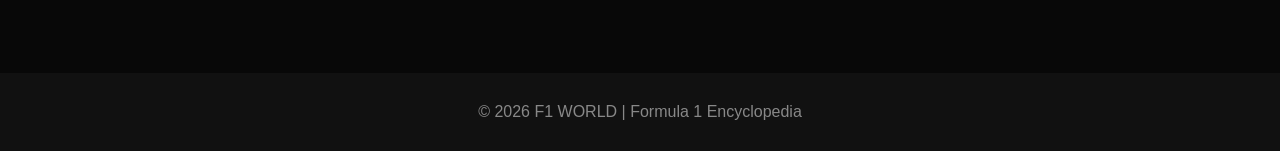
<file: tech and f1 car.html>
﻿<!DOCTYPE html>
<html lang="en">

<head>

    <meta charset="UTF-8">

    <meta name="viewport"
          content="width=device-width, initial-scale=1.0">

    <title>F1 WORLD | Technology</title>

    <link rel="stylesheet" href="style.css">

</head>


<body>


    <!-- Navigation -->

    <header>

        <nav>

            <h1>F1 WORLD</h1>

            <ul>

                <li><a href="index.html">Home</a></li>

                <li><a href="drivers.html">Drivers</a></li>

                <li><a href="teams.html">Teams</a></li>

                <li><a href="circuits.html">Circuits</a></li>

                <li><a href="technology.html">Technology</a></li>

                <li><a href="#">History</a></li>

            </ul>

        </nav>

    </header>



    <!-- Technology Page -->

    <main>


        <!-- Page Title -->

        <section class="page-title">

            <p class="small-title">FORMULA 1</p>

            <h2>F1 TECHNOLOGY</h2>

            <p>
                Discover the technology and engineering
                behind a modern Formula 1 car.
            </p>

        </section>



        <!-- Technology Cards -->

        <section class="technology">

            <div class="technology-grid">


                <!-- Power Unit -->

                <article class="technology-card">

                    <div class="technology-icon">
                        ⚡
                    </div>

                    <h3>Power Unit</h3>

                    <p>
                        A modern F1 power unit combines a
                        turbocharged internal combustion engine
                        with electrical energy systems.
                    </p>

                </article>



                <!-- Aerodynamics -->

                <article class="technology-card">

                    <div class="technology-icon">
                        🌬️
                    </div>

                    <h3>Aerodynamics</h3>

                    <p>
                        Wings, floors and diffusers control
                        airflow around the car to create
                        downforce and reduce drag.
                    </p>

                </article>



                <!-- Hybrid System -->

                <article class="technology-card">

                    <div class="technology-icon">
                        🔋
                    </div>

                    <h3>Hybrid System</h3>

                    <p>
                        Electrical systems recover and store
                        energy that can be used to improve
                        the car's performance.
                    </p>

                </article>



                <!-- Brakes -->

                <article class="technology-card">

                    <div class="technology-icon">
                        🛑
                    </div>

                    <h3>Brakes</h3>

                    <p>
                        F1 cars use advanced carbon brake
                        systems designed to operate at
                        extremely high temperatures.
                    </p>

                </article>



                <!-- Suspension -->

                <article class="technology-card">

                    <div class="technology-icon">
                        ⚙️
                    </div>

                    <h3>Suspension</h3>

                    <p>
                        The suspension keeps the tyres in
                        contact with the track while helping
                        control the car's handling.
                    </p>

                </article>



                <!-- Steering Wheel -->

                <article class="technology-card">

                    <div class="technology-icon">
                        🎮
                    </div>

                    <h3>Steering Wheel</h3>

                    <p>
                        The steering wheel contains controls
                        for communication, settings, energy
                        management and car functions.
                    </p>

                </article>



                <!-- Tyres -->

                <article class="technology-card">

                    <div class="technology-icon">
                        🛞
                    </div>

                    <h3>Tyres</h3>

                    <p>
                        F1 tyres are specially designed to
                        provide different levels of grip,
                        performance and durability.
                    </p>

                </article>



                <!-- Safety -->

                <article class="technology-card">

                    <div class="technology-icon">
                        🛡️
                    </div>

                    <h3>Safety</h3>

                    <p>
                        The survival cell, halo, crash structures
                        and other systems are designed to protect
                        the driver.
                    </p>

                </article>


            </div>

        </section>



        <!-- How The Car Works -->

        <section class="car-section">

            <h2>HOW DOES AN F1 CAR WORK?</h2>

            <p>
                Every part of an F1 car has a purpose. Engineers
                work to balance speed, aerodynamic performance,
                energy efficiency, tyre performance and safety.
            </p>

            <div class="car-parts">

                <div>
                    <strong>01</strong>
                    <span>Engine</span>
                </div>

                <div>
                    <strong>02</strong>
                    <span>Front Wing</span>
                </div>

                <div>
                    <strong>03</strong>
                    <span>Floor</span>
                </div>

                <div>
                    <strong>04</strong>
                    <span>Diffuser</span>
                </div>

                <div>
                    <strong>05</strong>
                    <span>Rear Wing</span>
                </div>

                <div>
                    <strong>06</strong>
                    <span>Tyres</span>
                </div>

            </div>

        </section>


    </main>



    <!-- Footer -->

    <footer>

        <p>
            © 2026 F1 WORLD | Formula 1 Encyclopedia
        </p>

    </footer>


</body>

</html>
</file>
<file: style.css>
﻿/* =========================
   GENERAL
========================= */

* {
    margin: 0;
    padding: 0;
    box-sizing: border-box;
}

body {
    font-family: Arial, sans-serif;
    background-color: #080808;
    color: white;
}


/* =========================
   NAVIGATION
========================= */

header {
    background-color: #111111;
    border-bottom: 2px solid #e10600;
}

nav {
    max-width: 1200px;
    margin: auto;
    padding: 20px;
    display: flex;
    justify-content: space-between;
    align-items: center;
}

    nav h1 {
        color: #e10600;
        font-size: 28px;
    }

    nav ul {
        list-style: none;
        display: flex;
        gap: 25px;
    }

    nav a {
        color: white;
        text-decoration: none;
        font-weight: bold;
    }

        nav a:hover {
            color: #e10600;
        }


/* =========================
   HERO
========================= */

.hero {
    min-height: 600px;
    display: flex;
    align-items: center;
    padding: 60px;
    background: linear-gradient( 90deg, rgba(0, 0, 0, 0.95), rgba(0, 0, 0, 0.4) );
}

.hero-text {
    max-width: 650px;
}

.small-title {
    color: #e10600;
    font-weight: bold;
    letter-spacing: 4px;
}

.hero h2 {
    font-size: 80px;
    margin: 10px 0;
}

.hero p {
    font-size: 20px;
    line-height: 1.6;
}


/* =========================
   BUTTON
========================= */

.button {
    display: inline-block;
    margin-top: 30px;
    padding: 15px 30px;
    background-color: #e10600;
    color: white;
    text-decoration: none;
    font-weight: bold;
    transition: 0.3s;
}

    .button:hover {
        background-color: white;
        color: #e10600;
        transform: scale(1.05);
    }


/* =========================
   INTRO
========================= */

.intro {
    max-width: 900px;
    margin: auto;
    padding: 80px 20px;
    text-align: center;
}

    .intro h2,
    .topics h2 {
        font-size: 40px;
        margin-bottom: 20px;
    }

    .intro p {
        font-size: 18px;
        line-height: 1.7;
    }


/* =========================
   CARDS
========================= */

.topics {
    max-width: 1200px;
    margin: auto;
    padding: 50px 20px;
}

    .topics h2 {
        text-align: center;
    }

.cards {
    display: grid;
    grid-template-columns: repeat(3, 1fr);
    gap: 25px;
}

.card {
    background-color: #151515;
    padding: 30px;
    border: 1px solid #333;
    transition: 0.3s;
}

    .card:hover {
        transform: translateY(-10px);
        border-color: #e10600;
    }

    .card h3 {
        color: #e10600;
        margin-bottom: 15px;
        font-size: 24px;
    }

    .card p {
        color: #cccccc;
        line-height: 1.6;
    }


/* =========================
   FOOTER
========================= */

footer {
    margin-top: 80px;
    padding: 30px;
    text-align: center;
    background-color: #111111;
    color: #888888;
}


/* =========================
   MOBILE
========================= */

@media (max-width: 800px) {

    nav {
        flex-direction: column;
        gap: 20px;
    }

        nav ul {
            flex-wrap: wrap;
            justify-content: center;
        }

    .hero {
        padding: 40px 20px;
        min-height: 500px;
    }

        .hero h2 {
            font-size: 55px;
        }

    .cards {
        grid-template-columns: 1fr;
    }
}
/* =========================
   DRIVERS PAGE
========================= */

.page-title {
    text-align: center;
    padding: 80px 20px 50px;
}

    .page-title h2 {
        font-size: 60px;
        margin: 10px 0 20px;
    }

    .page-title p {
        color: #cccccc;
        font-size: 18px;
    }

.drivers {
    max-width: 1200px;
    margin: auto;
    padding: 20px;
}

.driver-grid {
    display: grid;
    grid-template-columns: repeat(3, 1fr);
    gap: 25px;
}

.driver-card {
    position: relative;
    background-color: #151515;
    padding: 30px;
    min-height: 230px;
    border: 1px solid #333;
    overflow: hidden;
    transition: 0.3s;
}

    .driver-card:hover {
        transform: translateY(-8px);
        border-color: #e10600;
        box-shadow: 0 10px 30px rgba(225, 6, 0, 0.25);
    }

.driver-number {
    position: absolute;
    top: 10px;
    right: 20px;
    font-size: 60px;
    font-weight: bold;
    color: #252525;
}

.driver-card h3 {
    position: relative;
    margin-top: 70px;
    font-size: 25px;
    color: white;
}

.nationality {
    margin-top: 12px;
    color: #bbbbbb;
}

.team {
    margin-top: 15px;
    color: #e10600;
    font-weight: bold;
}

@media (max-width: 800px) {
    .driver-grid {
        grid-template-columns: 1fr;
    }

    .page-title h2 {
        font-size: 45px;
    }
}
/* =========================
   TEAMS PAGE
========================= */

.teams {
    max-width: 1200px;
    margin: auto;
    padding: 20px;
}

.team-grid {
    display: grid;
    grid-template-columns: repeat(3, 1fr);
    gap: 25px;
}


/* Team Card */

.team-card {
    position: relative;
    background-color: #151515;
    padding: 30px;
    min-height: 250px;
    border: 1px solid #333;
    overflow: hidden;
    transition: 0.3s;
}


    .team-card:hover {
        transform: translateY(-8px);
        border-color: #e10600;
        box-shadow: 0 10px 30px rgba(225, 6, 0, 0.25);
    }


/* Team Number */

.team-number {
    position: absolute;
    top: 10px;
    right: 20px;
    font-size: 60px;
    font-weight: bold;
    color: #252525;
}


/* Team Name */

.team-card h3 {
    position: relative;
    margin-top: 70px;
    font-size: 27px;
    color: white;
}


/* Country */

.team-country {
    margin-top: 12px;
    color: #bbbbbb;
}


/* Drivers */

.team-drivers {
    margin-top: 20px;
    line-height: 1.8;
    color: #ffffff;
    font-weight: bold;
}


/* Mobile */

@media (max-width: 800px) {

    .team-grid {
        grid-template-columns: 1fr;
    }
}
/* =========================
   CIRCUITS PAGE
========================= */

.circuits {
    max-width: 1200px;
    margin: auto;
    padding: 20px;
}

.circuit-grid {
    display: grid;
    grid-template-columns: repeat(3, 1fr);
    gap: 25px;
}


/* Circuit Card */

.circuit-card {
    position: relative;
    background-color: #151515;
    padding: 30px;
    min-height: 230px;
    border: 1px solid #333;
    overflow: hidden;
    transition: 0.3s;
}


    .circuit-card:hover {
        transform: translateY(-8px);
        border-color: #e10600;
        box-shadow: 0 10px 30px rgba(225, 6, 0, 0.25);
    }


/* Circuit Number */

.circuit-number {
    position: absolute;
    top: 10px;
    right: 20px;
    font-size: 60px;
    font-weight: bold;
    color: #252525;
}


/* Circuit Name */

.circuit-card h3 {
    position: relative;
    margin-top: 70px;
    font-size: 24px;
    color: white;
}


/* Country */

.circuit-country {
    margin-top: 12px;
    color: #bbbbbb;
}


/* Location */

.circuit-info {
    margin-top: 18px;
    color: #e10600;
    font-weight: bold;
}


/* Mobile */

@media (max-width: 800px) {

    .circuit-grid {
        grid-template-columns: 1fr;
    }
}
/* =========================
   TECHNOLOGY PAGE
========================= */

.technology {
    max-width: 1200px;
    margin: auto;
    padding: 20px;
}

.technology-grid {
    display: grid;
    grid-template-columns: repeat(4, 1fr);
    gap: 20px;
}


/* Technology Card */

.technology-card {
    background-color: #151515;
    padding: 30px;
    min-height: 250px;
    border: 1px solid #333;
    transition: 0.3s;
}


    .technology-card:hover {
        transform: translateY(-8px);
        border-color: #e10600;
        box-shadow: 0 10px 30px rgba(225, 6, 0, 0.25);
    }


/* Icon */

.technology-icon {
    font-size: 40px;
    margin-bottom: 20px;
}


/* Title */

.technology-card h3 {
    font-size: 23px;
    margin-bottom: 15px;
    color: white;
}


/* Description */

.technology-card p {
    color: #bbbbbb;
    line-height: 1.6;
}


/* =========================
   CAR SECTION
========================= */

.car-section {
    max-width: 1200px;
    margin: 80px auto;
    padding: 50px 20px;
    text-align: center;
}


    .car-section h2 {
        font-size: 40px;
        margin-bottom: 20px;
    }


    .car-section > p {
        max-width: 800px;
        margin: auto;
        color: #bbbbbb;
        line-height: 1.7;
    }


/* Car Parts */

.car-parts {
    display: grid;
    grid-template-columns: repeat(3, 1fr);
    gap: 20px;
    margin-top: 50px;
}


    .car-parts div {
        background-color: #151515;
        border: 1px solid #333;
        padding: 25px;
        transition: 0.3s;
    }


        .car-parts div:hover {
            border-color: #e10600;
            transform: translateY(-5px);
        }


    .car-parts strong {
        display: block;
        font-size: 35px;
        color: #e10600;
        margin-bottom: 10px;
    }


    .car-parts span {
        color: white;
        font-size: 18px;
        font-weight: bold;
    }


/* =========================
   MOBILE
========================= */

@media (max-width: 1000px) {

    .technology-grid {
        grid-template-columns: repeat(2, 1fr);
    }
}


@media (max-width: 800px) {

    .technology-grid {
        grid-template-columns: 1fr;
    }

    .car-parts {
        grid-template-columns: 1fr;
    }

    .car-section h2 {
        font-size: 32px;
    }
}
/* =========================
   HISTORY PAGE
========================= */

.history-intro {
    max-width: 900px;
    margin: 20px auto 80px;
    padding: 20px;
    text-align: center;
}

    .history-intro h2 {
        font-size: 40px;
        margin-bottom: 20px;
    }

    .history-intro p {
        color: #bbbbbb;
        line-height: 1.8;
        font-size: 18px;
    }


/* =========================
   TIMELINE
========================= */

.timeline-section {
    max-width: 1000px;
    margin: auto;
    padding: 20px;
}

    .timeline-section > h2 {
        text-align: center;
        font-size: 40px;
        margin-bottom: 50px;
    }


.timeline {
    position: relative;
}


    /* Vertical Line */

    .timeline::before {
        content: "";
        position: absolute;
        left: 50%;
        top: 0;
        bottom: 0;
        width: 2px;
        background-color: #e10600;
    }


/* Timeline Item */

.timeline-item {
    display: grid;
    grid-template-columns: 1fr 1fr;
    gap: 40px;
    margin-bottom: 50px;
    position: relative;
}


/* Year */

.timeline-year {
    text-align: right;
    font-size: 32px;
    font-weight: bold;
    color: #e10600;
    padding-right: 30px;
}


/* Content */

.timeline-content {
    background-color: #151515;
    border: 1px solid #333;
    padding: 25px;
    transition: 0.3s;
}

    .timeline-content:hover {
        transform: translateY(-5px);
        border-color: #e10600;
    }

    .timeline-content h3 {
        margin-bottom: 12px;
        color: white;
        font-size: 23px;
    }

    .timeline-content p {
        color: #bbbbbb;
        line-height: 1.6;
    }


/* =========================
   LEGENDS
========================= */

.legends-section {
    max-width: 1200px;
    margin: 100px auto;
    padding: 20px;
}

    .legends-section > h2 {
        text-align: center;
        font-size: 40px;
        margin-bottom: 10px;
    }

.legends-intro {
    text-align: center;
    color: #bbbbbb;
    margin-bottom: 50px;
}


.legend-grid {
    display: grid;
    grid-template-columns: repeat(3, 1fr);
    gap: 25px;
}


/* Legend Card */

.legend-card {
    position: relative;
    background-color: #151515;
    padding: 30px;
    min-height: 260px;
    border: 1px solid #333;
    overflow: hidden;
    transition: 0.3s;
}

    .legend-card:hover {
        transform: translateY(-8px);
        border-color: #e10600;
        box-shadow: 0 10px 30px rgba(225, 6, 0, 0.25);
    }


/* Legend Number */

.legend-number {
    position: absolute;
    top: 10px;
    right: 20px;
    font-size: 60px;
    font-weight: bold;
    color: #252525;
}


/* Legend Name */

.legend-card h3 {
    position: relative;
    margin-top: 70px;
    font-size: 24px;
    color: white;
}


/* Country */

.legend-country {
    margin-top: 12px;
    color: #e10600;
    font-weight: bold;
}


/* Description */

.legend-card p:last-child {
    margin-top: 18px;
    color: #bbbbbb;
    line-height: 1.6;
}


/* =========================
   MOBILE
========================= */

@media (max-width: 800px) {

    .timeline::before {
        left: 10px;
    }

    .timeline-item {
        display: block;
        padding-left: 35px;
    }

    .timeline-year {
        text-align: left;
        padding-right: 0;
        margin-bottom: 15px;
    }

    .legend-grid {
        grid-template-columns: 1fr;
    }

    .history-intro h2,
    .timeline-section > h2,
    .legends-section > h2 {
        font-size: 32px;
    }
}
.card {
    text-decoration: none;
    color: inherit;
    display: block;
}
.f1-logo {
    width: 250px;
    height: auto;
    margin-bottom: 20px;
}
</file>
